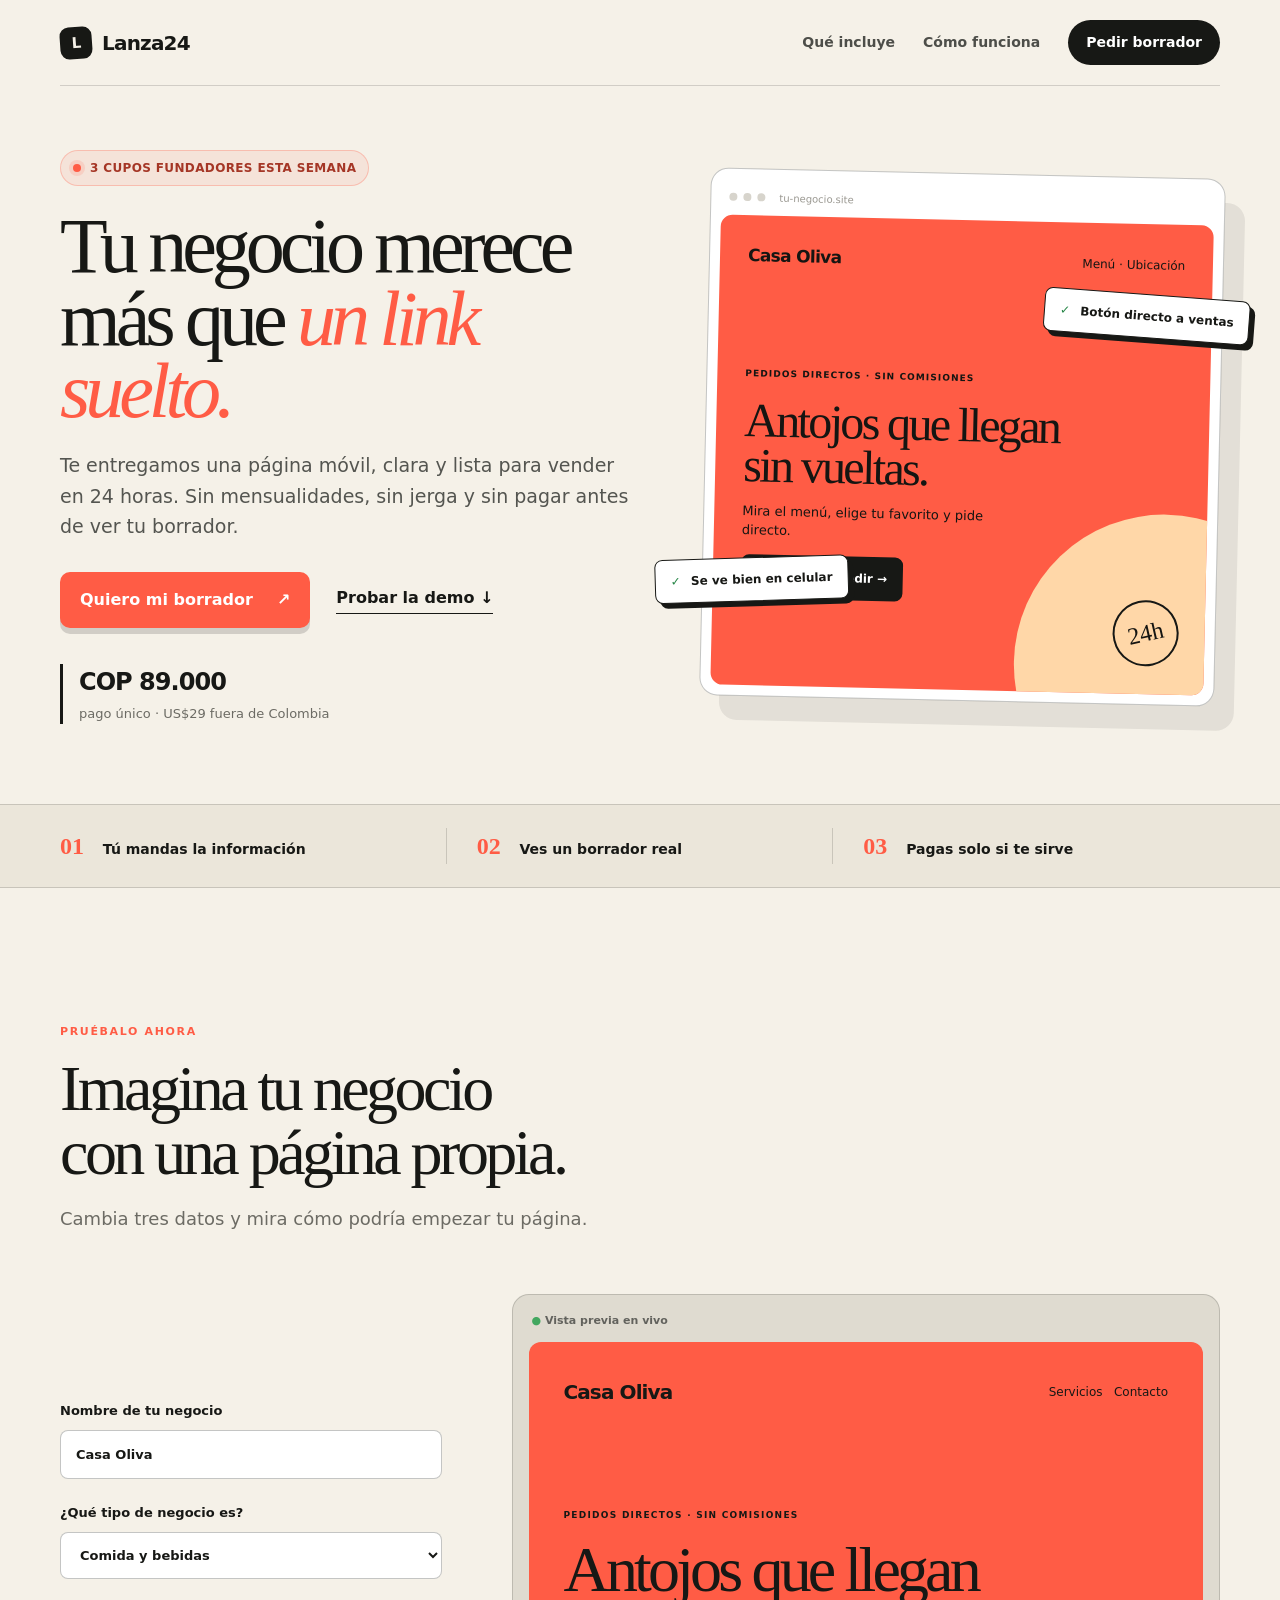
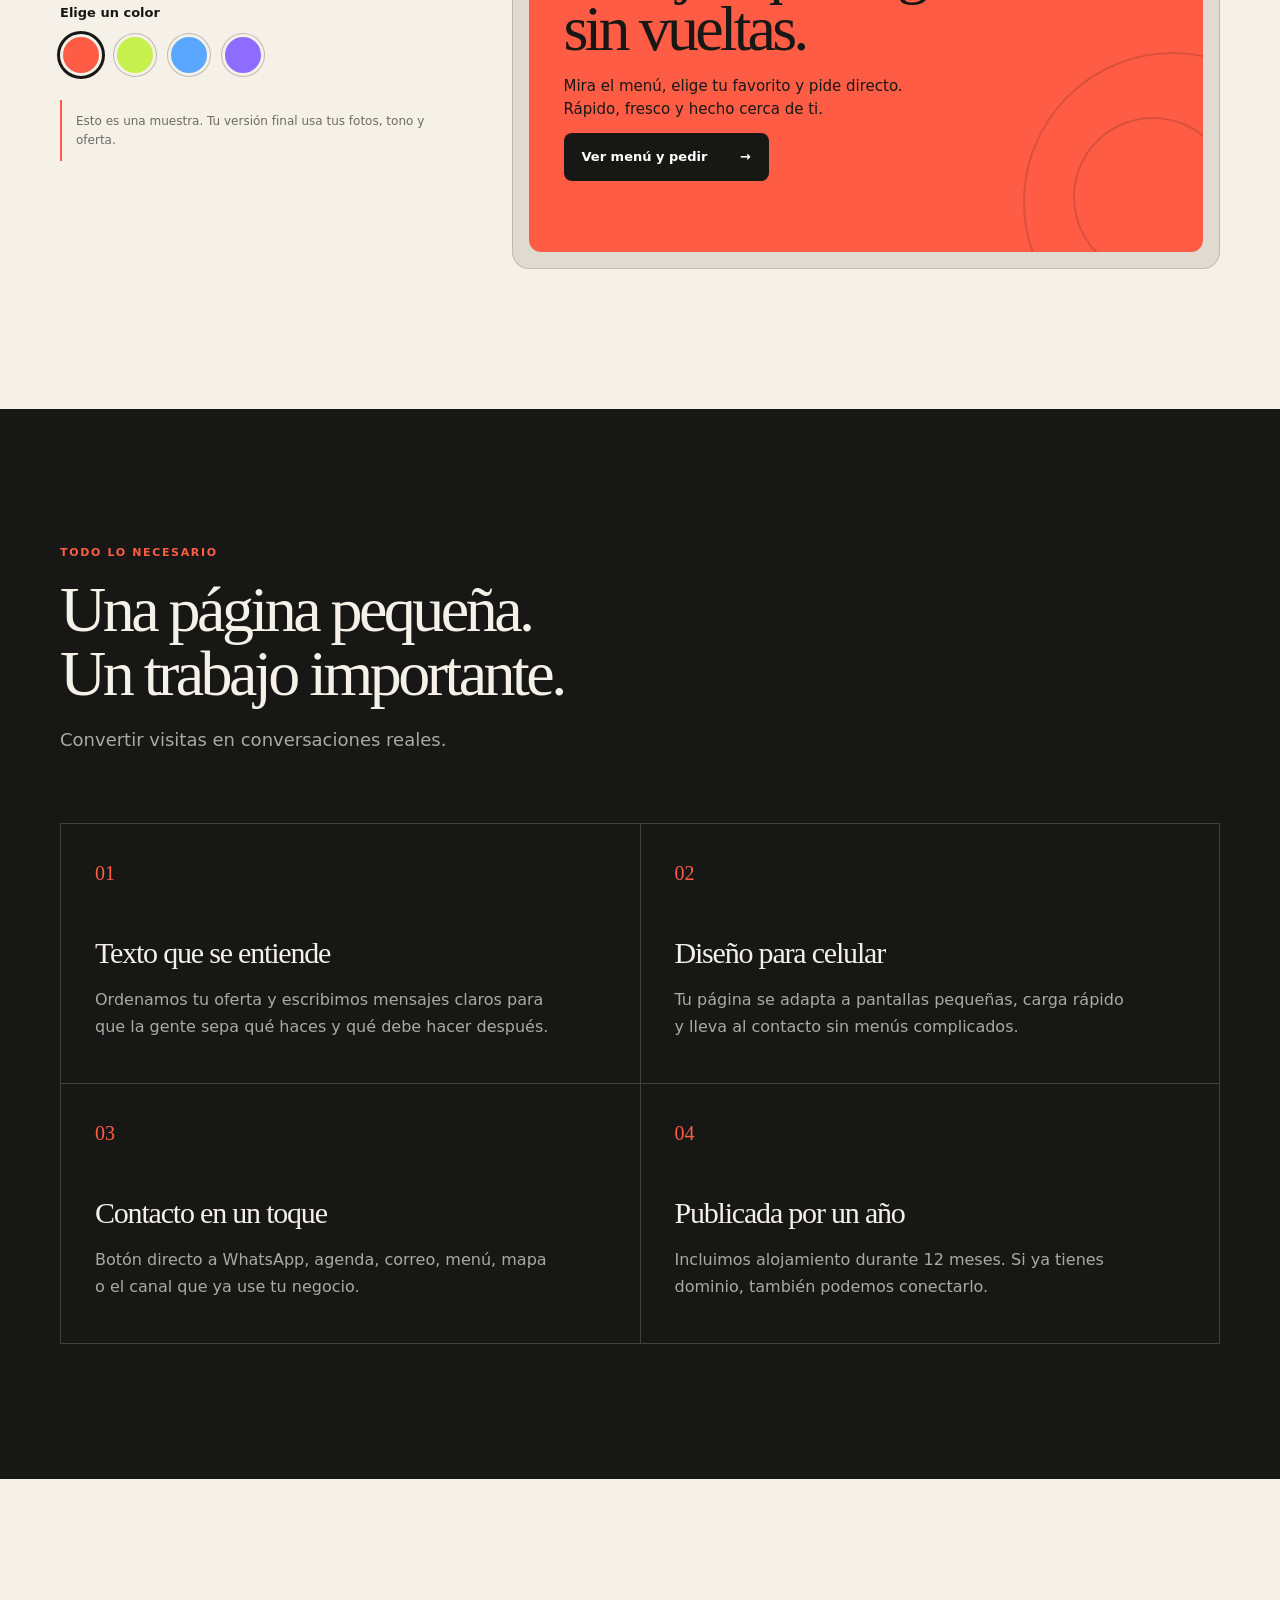
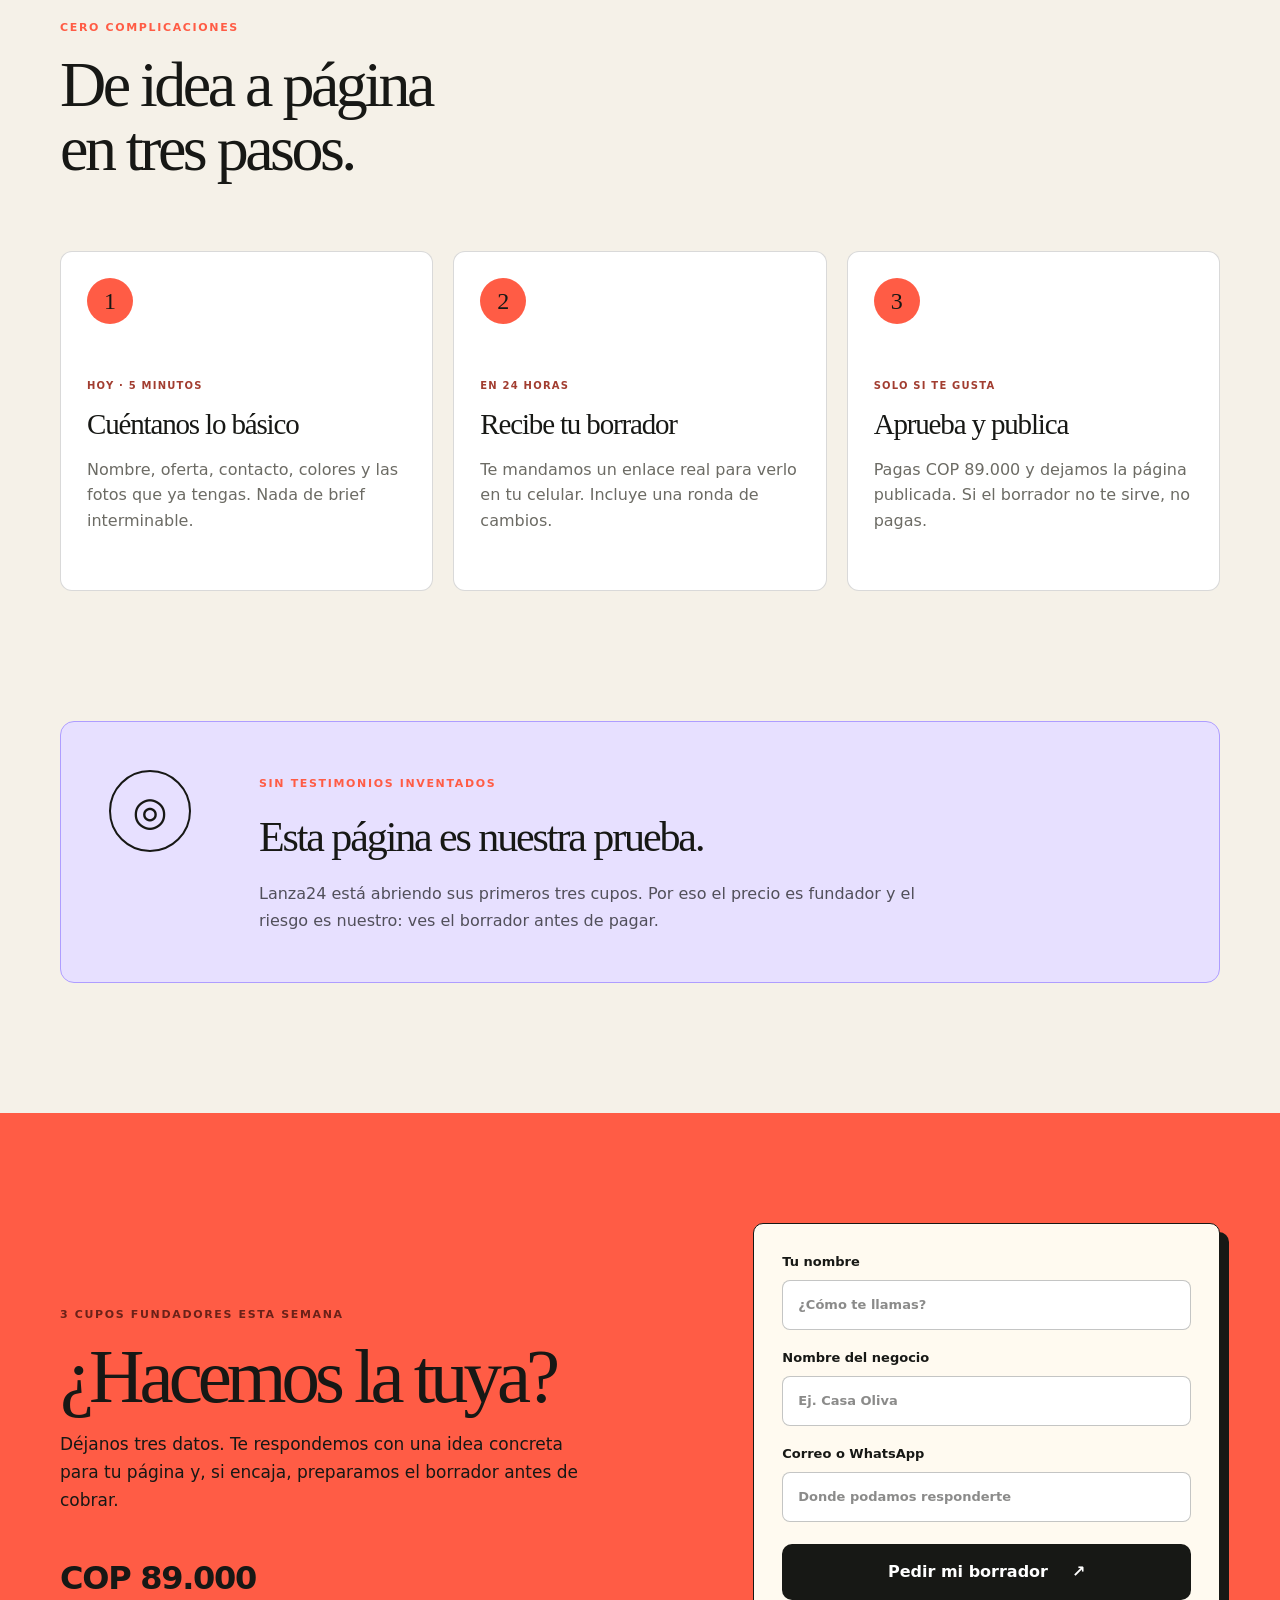
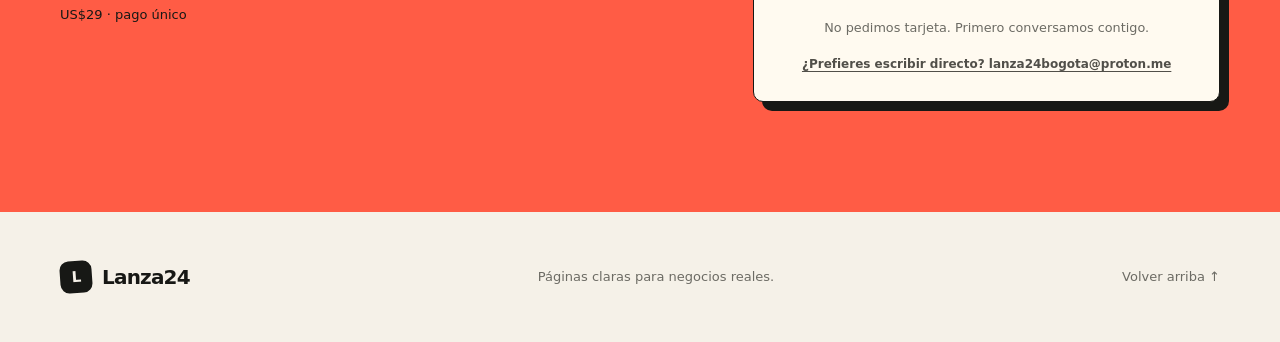
<file: index.html>
<!DOCTYPE html><html lang="es"><head><meta charSet="utf-8"/><meta name="viewport" content="width=device-width, initial-scale=1"/><link rel="stylesheet" href="/_next/static/chunks/164p7leoan7zj.css" data-precedence="next"/><link rel="preload" as="script" fetchPriority="low" href="/_next/static/chunks/0-t57aycj0uqz.js"/><script src="/_next/static/chunks/0jhhy4hnl.00e.js" async=""></script><script src="/_next/static/chunks/10mplx1qo1yfm.js" async=""></script><script src="/_next/static/chunks/turbopack-0hal_d3g2z985.js" async=""></script><script src="/_next/static/chunks/0os4r2b_q-rny.js" async=""></script><script src="/_next/static/chunks/0--.yc56rkhod.js" async=""></script><title>Lanza24 — Tu página de ventas en 24 horas</title><meta name="description" content="Páginas móviles claras para negocios locales. Borrador en 24 horas y pago solo si te sirve."/><meta property="og:title" content="Lanza24 — Tu página lista en 24 horas"/><meta property="og:description" content="Ves el borrador antes de pagar. COP 89.000, pago único."/><meta property="og:image" content="https://lanza24bogota.github.io/og.png"/><meta property="og:image:width" content="1732"/><meta property="og:image:height" content="910"/><meta property="og:image:alt" content="Lanza24: tu página lista en 24 horas"/><meta property="og:type" content="website"/><meta name="twitter:card" content="summary_large_image"/><meta name="twitter:title" content="Lanza24 — Tu página lista en 24 horas"/><meta name="twitter:description" content="Ves el borrador antes de pagar. COP 89.000, pago único."/><meta name="twitter:image" content="https://lanza24bogota.github.io/og.png"/><script src="/_next/static/chunks/03~yq9q893hmn.js" noModule=""></script></head><body><div hidden=""><!--$--><!--/$--></div><main><nav class="nav shell" aria-label="Navegación principal"><a class="brand" href="#inicio" aria-label="Lanza24, inicio"><span class="brand-mark">L</span><span>Lanza24</span></a><div class="nav-links"><a href="#incluye">Qué incluye</a><a href="#como-funciona">Cómo funciona</a><a class="nav-cta" href="#reservar">Pedir borrador</a></div></nav><section class="hero shell" id="inicio"><div class="hero-copy"><div class="status-pill"><span></span> 3 cupos fundadores esta semana</div><h1>Tu negocio merece más que <em>un link suelto.</em></h1><p class="hero-lede">Te entregamos una página móvil, clara y lista para vender en 24 horas. Sin mensualidades, sin jerga y sin pagar antes de ver tu borrador.</p><div class="hero-actions"><a class="button button-primary" href="#reservar">Quiero mi borrador <span>↗</span></a><a class="text-link" href="#demo">Probar la demo ↓</a></div><div class="price-line"><strong>COP 89.000</strong><span>pago único · US$29 fuera de Colombia</span></div></div><div class="hero-card" aria-label="Vista previa de una página creada por Lanza24"><div class="browser-top"><i></i><i></i><i></i><span>tu-negocio.site</span></div><div class="mini-site coral"><div class="mini-nav"><strong>Casa Oliva</strong><span>Menú · Ubicación</span></div><div class="mini-content"><small>PEDIDOS DIRECTOS · SIN COMISIONES</small><h2>Antojos que llegan sin vueltas.</h2><p>Mira el menú, elige tu favorito y pide directo.</p><button>Ver menú y pedir →</button></div><div class="mini-stamp">24h</div></div><div class="floating-note note-one"><b>✓</b> Se ve bien en celular</div><div class="floating-note note-two"><b>✓</b> Botón directo a ventas</div></div></section><section class="proof-strip"><div class="shell proof-grid"><p><b>01</b> Tú mandas la información</p><p><b>02</b> Ves un borrador real</p><p><b>03</b> Pagas solo si te sirve</p></div></section><section class="demo shell" id="demo"><div class="section-heading"><span class="kicker">PRUÉBALO AHORA</span><h2>Imagina tu negocio<br/>con una página propia.</h2><p>Cambia tres datos y mira cómo podría empezar tu página.</p></div><div class="demo-grid"><form class="demo-controls"><label>Nombre de tu negocio<input placeholder="Ej. Casa Oliva" value="Casa Oliva"/></label><label>¿Qué tipo de negocio es?<select><option value="comida" selected="">Comida y bebidas</option><option value="belleza">Belleza y bienestar</option><option value="profesional">Servicios profesionales</option><option value="clases">Clases y formación</option><option value="mascotas">Veterinaria y mascotas</option></select></label><fieldset><legend>Elige un color</legend><div class="swatches"><button type="button" class="swatch coral active" aria-label="Usar color Coral" aria-pressed="true"></button><button type="button" class="swatch lime " aria-label="Usar color Lima" aria-pressed="false"></button><button type="button" class="swatch blue " aria-label="Usar color Azul" aria-pressed="false"></button><button type="button" class="swatch violet " aria-label="Usar color Violeta" aria-pressed="false"></button></div></fieldset><p class="demo-hint">Esto es una muestra. Tu versión final usa tus fotos, tono y oferta.</p></form><div class="live-preview-wrap"><div class="live-label"><span>●</span> Vista previa en vivo</div><div class="live-preview coral"><div class="live-nav"><strong>Casa Oliva</strong><span>Servicios   Contacto</span></div><div class="live-body"><small>Pedidos directos · sin comisiones</small><h3>Antojos que llegan sin vueltas.</h3><p>Mira el menú, elige tu favorito y pide directo. Rápido, fresco y hecho cerca de ti.</p><button>Ver menú y pedir<!-- --> <span>→</span></button></div><div class="live-shape shape-one"></div><div class="live-shape shape-two"></div></div></div></div></section><section class="included" id="incluye"><div class="shell included-inner"><div class="section-heading light"><span class="kicker">TODO LO NECESARIO</span><h2>Una página pequeña.<br/>Un trabajo importante.</h2><p>Convertir visitas en conversaciones reales.</p></div><div class="feature-grid"><article><span>01</span><h3>Texto que se entiende</h3><p>Ordenamos tu oferta y escribimos mensajes claros para que la gente sepa qué haces y qué debe hacer después.</p></article><article><span>02</span><h3>Diseño para celular</h3><p>Tu página se adapta a pantallas pequeñas, carga rápido y lleva al contacto sin menús complicados.</p></article><article><span>03</span><h3>Contacto en un toque</h3><p>Botón directo a WhatsApp, agenda, correo, menú, mapa o el canal que ya use tu negocio.</p></article><article><span>04</span><h3>Publicada por un año</h3><p>Incluimos alojamiento durante 12 meses. Si ya tienes dominio, también podemos conectarlo.</p></article></div></div></section><section class="process shell" id="como-funciona"><div class="section-heading compact"><span class="kicker">CERO COMPLICACIONES</span><h2>De idea a página<br/>en tres pasos.</h2></div><div class="steps"><article><div>1</div><span>HOY · 5 MINUTOS</span><h3>Cuéntanos lo básico</h3><p>Nombre, oferta, contacto, colores y las fotos que ya tengas. Nada de brief interminable.</p></article><article><div>2</div><span>EN 24 HORAS</span><h3>Recibe tu borrador</h3><p>Te mandamos un enlace real para verlo en tu celular. Incluye una ronda de cambios.</p></article><article><div>3</div><span>SOLO SI TE GUSTA</span><h3>Aprueba y publica</h3><p>Pagas COP 89.000 y dejamos la página publicada. Si el borrador no te sirve, no pagas.</p></article></div></section><section class="honesty shell"><div class="honesty-card"><span class="honesty-icon">◎</span><div><span class="kicker">SIN TESTIMONIOS INVENTADOS</span><h2>Esta página es nuestra prueba.</h2><p>Lanza24 está abriendo sus primeros tres cupos. Por eso el precio es fundador y el riesgo es nuestro: ves el borrador antes de pagar.</p></div></div></section><section class="reserve" id="reservar"><div class="shell reserve-grid"><div><span class="kicker">3 CUPOS FUNDADORES ESTA SEMANA</span><h2>¿Hacemos la tuya?</h2><p>Déjanos tres datos. Te respondemos con una idea concreta para tu página y, si encaja, preparamos el borrador antes de cobrar.</p><div class="reserve-price"><strong>COP 89.000</strong><span>US$29 · pago único</span></div></div><form class="request-form"><label>Tu nombre<input required="" placeholder="¿Cómo te llamas?" name="name"/></label><label>Nombre del negocio<input required="" placeholder="Ej. Casa Oliva" name="business"/></label><label>Correo o WhatsApp<input required="" placeholder="Donde podamos responderte" name="contact"/></label><button class="button button-dark" type="submit">Pedir mi borrador <span>↗</span></button><small>No pedimos tarjeta. Primero conversamos contigo.</small><a class="email-fallback" href="mailto:lanza24bogota@proton.me?subject=Quiero%20un%20borrador%20de%20Lanza24">¿Prefieres escribir directo? lanza24bogota@proton.me</a></form></div></section><footer class="footer shell"><a class="brand" href="#inicio"><span class="brand-mark">L</span><span>Lanza24</span></a><p>Páginas claras para negocios reales.</p><a href="#inicio">Volver arriba ↑</a></footer></main><!--$--><!--/$--><script src="/_next/static/chunks/0-t57aycj0uqz.js" id="_R_" async=""></script><script>(self.__next_f=self.__next_f||[]).push([0])</script><script>self.__next_f.push([1,"1:\"$Sreact.fragment\"\n2:I[28270,[\"/_next/static/chunks/0os4r2b_q-rny.js\"],\"default\"]\n3:I[7640,[\"/_next/static/chunks/0os4r2b_q-rny.js\"],\"default\"]\n4:I[22789,[\"/_next/static/chunks/0os4r2b_q-rny.js\"],\"ClientPageRoot\"]\n5:I[31713,[\"/_next/static/chunks/0os4r2b_q-rny.js\",\"/_next/static/chunks/0--.yc56rkhod.js\"],\"default\"]\n8:I[84080,[\"/_next/static/chunks/0os4r2b_q-rny.js\"],\"OutletBoundary\"]\n9:\"$Sreact.suspense\"\nb:I[84080,[\"/_next/static/chunks/0os4r2b_q-rny.js\"],\"ViewportBoundary\"]\nd:I[84080,[\"/_next/static/chunks/0os4r2b_q-rny.js\"],\"MetadataBoundary\"]\nf:I[48574,[\"/_next/static/chunks/0os4r2b_q-rny.js\"],\"default\",1]\n:HL[\"/_next/static/chunks/164p7leoan7zj.css\",\"style\"]\n"])</script><script>self.__next_f.push([1,"0:{\"P\":null,\"c\":[\"\",\"\"],\"q\":\"\",\"i\":false,\"f\":[[[\"\",{\"children\":[\"__PAGE__\",{}]},\"$undefined\",\"$undefined\",16],[[\"$\",\"$1\",\"c\",{\"children\":[[[\"$\",\"link\",\"0\",{\"rel\":\"stylesheet\",\"href\":\"/_next/static/chunks/164p7leoan7zj.css\",\"precedence\":\"next\",\"crossOrigin\":\"$undefined\",\"nonce\":\"$undefined\"}],[\"$\",\"script\",\"script-0\",{\"src\":\"/_next/static/chunks/0os4r2b_q-rny.js\",\"async\":true,\"nonce\":\"$undefined\"}]],[\"$\",\"html\",null,{\"lang\":\"es\",\"children\":[\"$\",\"body\",null,{\"children\":[\"$\",\"$L2\",null,{\"parallelRouterKey\":\"children\",\"error\":\"$undefined\",\"errorStyles\":\"$undefined\",\"errorScripts\":\"$undefined\",\"template\":[\"$\",\"$L3\",null,{}],\"templateStyles\":\"$undefined\",\"templateScripts\":\"$undefined\",\"notFound\":[[[\"$\",\"title\",null,{\"children\":\"404: This page could not be found.\"}],[\"$\",\"div\",null,{\"style\":{\"fontFamily\":\"system-ui,\\\"Segoe UI\\\",Roboto,Helvetica,Arial,sans-serif,\\\"Apple Color Emoji\\\",\\\"Segoe UI Emoji\\\"\",\"height\":\"100vh\",\"textAlign\":\"center\",\"display\":\"flex\",\"flexDirection\":\"column\",\"alignItems\":\"center\",\"justifyContent\":\"center\"},\"children\":[\"$\",\"div\",null,{\"children\":[[\"$\",\"style\",null,{\"dangerouslySetInnerHTML\":{\"__html\":\"body{color:#000;background:#fff;margin:0}.next-error-h1{border-right:1px solid rgba(0,0,0,.3)}@media (prefers-color-scheme:dark){body{color:#fff;background:#000}.next-error-h1{border-right:1px solid rgba(255,255,255,.3)}}\"}}],[\"$\",\"h1\",null,{\"className\":\"next-error-h1\",\"style\":{\"display\":\"inline-block\",\"margin\":\"0 20px 0 0\",\"padding\":\"0 23px 0 0\",\"fontSize\":24,\"fontWeight\":500,\"verticalAlign\":\"top\",\"lineHeight\":\"49px\"},\"children\":404}],[\"$\",\"div\",null,{\"style\":{\"display\":\"inline-block\"},\"children\":[\"$\",\"h2\",null,{\"style\":{\"fontSize\":14,\"fontWeight\":400,\"lineHeight\":\"49px\",\"margin\":0},\"children\":\"This page could not be found.\"}]}]]}]}]],[]],\"forbidden\":\"$undefined\",\"unauthorized\":\"$undefined\"}]}]}]]}],{\"children\":[[\"$\",\"$1\",\"c\",{\"children\":[[\"$\",\"$L4\",null,{\"Component\":\"$5\",\"serverProvidedParams\":{\"searchParams\":{},\"params\":{},\"promises\":[\"$@6\",\"$@7\"]}}],[[\"$\",\"script\",\"script-0\",{\"src\":\"/_next/static/chunks/0--.yc56rkhod.js\",\"async\":true,\"nonce\":\"$undefined\"}]],[\"$\",\"$L8\",null,{\"children\":[\"$\",\"$9\",null,{\"name\":\"Next.MetadataOutlet\",\"children\":\"$@a\"}]}]]}],{},null,false,null]},null,false,null],[\"$\",\"$1\",\"h\",{\"children\":[null,[\"$\",\"$Lb\",null,{\"children\":\"$Lc\"}],[\"$\",\"div\",null,{\"hidden\":true,\"children\":[\"$\",\"$Ld\",null,{\"children\":[\"$\",\"$9\",null,{\"name\":\"Next.Metadata\",\"children\":\"$Le\"}]}]}],null]}],false]],\"m\":\"$undefined\",\"G\":[\"$f\",[[\"$\",\"link\",\"0\",{\"rel\":\"stylesheet\",\"href\":\"/_next/static/chunks/164p7leoan7zj.css\",\"precedence\":\"next\",\"crossOrigin\":\"$undefined\",\"nonce\":\"$undefined\"}]]],\"S\":true,\"h\":null,\"s\":\"$undefined\",\"l\":\"$undefined\",\"p\":\"$undefined\",\"d\":\"$undefined\",\"b\":\"rUGqqbnGpPQqVJ-XLcXr6\"}\n"])</script><script>self.__next_f.push([1,"6:{}\n7:\"$0:f:0:1:1:children:0:props:children:0:props:serverProvidedParams:params\"\n"])</script><script>self.__next_f.push([1,"c:[[\"$\",\"meta\",\"0\",{\"charSet\":\"utf-8\"}],[\"$\",\"meta\",\"1\",{\"name\":\"viewport\",\"content\":\"width=device-width, initial-scale=1\"}]]\n"])</script><script>self.__next_f.push([1,"a:null\ne:[[\"$\",\"title\",\"0\",{\"children\":\"Lanza24 — Tu página de ventas en 24 horas\"}],[\"$\",\"meta\",\"1\",{\"name\":\"description\",\"content\":\"Páginas móviles claras para negocios locales. Borrador en 24 horas y pago solo si te sirve.\"}],[\"$\",\"meta\",\"2\",{\"property\":\"og:title\",\"content\":\"Lanza24 — Tu página lista en 24 horas\"}],[\"$\",\"meta\",\"3\",{\"property\":\"og:description\",\"content\":\"Ves el borrador antes de pagar. COP 89.000, pago único.\"}],[\"$\",\"meta\",\"4\",{\"property\":\"og:image\",\"content\":\"https://lanza24bogota.github.io/og.png\"}],[\"$\",\"meta\",\"5\",{\"property\":\"og:image:width\",\"content\":\"1732\"}],[\"$\",\"meta\",\"6\",{\"property\":\"og:image:height\",\"content\":\"910\"}],[\"$\",\"meta\",\"7\",{\"property\":\"og:image:alt\",\"content\":\"Lanza24: tu página lista en 24 horas\"}],[\"$\",\"meta\",\"8\",{\"property\":\"og:type\",\"content\":\"website\"}],[\"$\",\"meta\",\"9\",{\"name\":\"twitter:card\",\"content\":\"summary_large_image\"}],[\"$\",\"meta\",\"10\",{\"name\":\"twitter:title\",\"content\":\"Lanza24 — Tu página lista en 24 horas\"}],[\"$\",\"meta\",\"11\",{\"name\":\"twitter:description\",\"content\":\"Ves el borrador antes de pagar. COP 89.000, pago único.\"}],[\"$\",\"meta\",\"12\",{\"name\":\"twitter:image\",\"content\":\"https://lanza24bogota.github.io/og.png\"}]]\n"])</script></body></html>
</file>
<file: _next/static/chunks/164p7leoan7zj.css>
@layer theme{:root,:host{--font-sans:ui-sans-serif, system-ui, sans-serif, "Apple Color Emoji", "Segoe UI Emoji", "Segoe UI Symbol", "Noto Color Emoji";--font-mono:ui-monospace, SFMono-Regular, Menlo, Monaco, Consolas, "Liberation Mono", "Courier New", monospace;--spacing:.25rem;--default-font-family:var(--font-sans);--default-mono-font-family:var(--font-mono)}}@layer base{*,:after,:before,::backdrop{box-sizing:border-box;border:0 solid;margin:0;padding:0}::file-selector-button{box-sizing:border-box;border:0 solid;margin:0;padding:0}html,:host{-webkit-text-size-adjust:100%;tab-size:4;line-height:1.5;font-family:var(--default-font-family,ui-sans-serif, system-ui, sans-serif, "Apple Color Emoji", "Segoe UI Emoji", "Segoe UI Symbol", "Noto Color Emoji");font-feature-settings:var(--default-font-feature-settings,normal);font-variation-settings:var(--default-font-variation-settings,normal);-webkit-tap-highlight-color:transparent}hr{height:0;color:inherit;border-top-width:1px}abbr:where([title]){-webkit-text-decoration:underline dotted;text-decoration:underline dotted}h1,h2,h3,h4,h5,h6{font-size:inherit;font-weight:inherit}a{color:inherit;-webkit-text-decoration:inherit;-webkit-text-decoration:inherit;-webkit-text-decoration:inherit;-webkit-text-decoration:inherit;text-decoration:inherit}b,strong{font-weight:bolder}code,kbd,samp,pre{font-family:var(--default-mono-font-family,ui-monospace, SFMono-Regular, Menlo, Monaco, Consolas, "Liberation Mono", "Courier New", monospace);font-feature-settings:var(--default-mono-font-feature-settings,normal);font-variation-settings:var(--default-mono-font-variation-settings,normal);font-size:1em}small{font-size:80%}sub,sup{vertical-align:baseline;font-size:75%;line-height:0;position:relative}sub{bottom:-.25em}sup{top:-.5em}table{text-indent:0;border-color:inherit;border-collapse:collapse}:-moz-focusring{outline:auto}progress{vertical-align:baseline}summary{display:list-item}ol,ul,menu{list-style:none}img,svg,video,canvas,audio,iframe,embed,object{vertical-align:middle;display:block}img,video{max-width:100%;height:auto}button,input,select,optgroup,textarea{font:inherit;font-feature-settings:inherit;font-variation-settings:inherit;letter-spacing:inherit;color:inherit;opacity:1;background-color:#0000;border-radius:0}::file-selector-button{font:inherit;font-feature-settings:inherit;font-variation-settings:inherit;letter-spacing:inherit;color:inherit;opacity:1;background-color:#0000;border-radius:0}:where(select:is([multiple],[size])) optgroup{font-weight:bolder}:where(select:is([multiple],[size])) optgroup option{padding-inline-start:20px}::file-selector-button{margin-inline-end:4px}::placeholder{opacity:1}@supports (not ((-webkit-appearance:-apple-pay-button))) or (contain-intrinsic-size:1px){::placeholder{color:currentColor}@supports (color:color-mix(in lab, red, red)){::placeholder{color:color-mix(in oklab, currentcolor 50%, transparent)}}}textarea{resize:vertical}::-webkit-search-decoration{-webkit-appearance:none}::-webkit-date-and-time-value{min-height:1lh;text-align:inherit}::-webkit-datetime-edit{display:inline-flex}::-webkit-datetime-edit-fields-wrapper{padding:0}::-webkit-datetime-edit{padding-block:0}::-webkit-datetime-edit-year-field{padding-block:0}::-webkit-datetime-edit-month-field{padding-block:0}::-webkit-datetime-edit-day-field{padding-block:0}::-webkit-datetime-edit-hour-field{padding-block:0}::-webkit-datetime-edit-minute-field{padding-block:0}::-webkit-datetime-edit-second-field{padding-block:0}::-webkit-datetime-edit-millisecond-field{padding-block:0}::-webkit-datetime-edit-meridiem-field{padding-block:0}::-webkit-calendar-picker-indicator{line-height:1}:-moz-ui-invalid{box-shadow:none}button,input:where([type=button],[type=reset],[type=submit]){appearance:button}::file-selector-button{appearance:button}::-webkit-inner-spin-button{height:auto}::-webkit-outer-spin-button{height:auto}[hidden]:where(:not([hidden=until-found])){display:none!important}}@layer components;@layer utilities{.relative{position:relative}.static{position:static}.start{inset-inline-start:var(--spacing)}.table{display:table}}:root{--ink:#171815;--paper:#f5f1e8;--cream:#fffaf0;--coral:#ff5c45;--lime:#c6f04e;--blue:#5ba7ff;--violet:#8d6cff;--muted:#6c6b64;--line:#17181529}*{box-sizing:border-box}html{scroll-behavior:smooth}body{background:var(--paper);color:var(--ink);-webkit-font-smoothing:antialiased;margin:0;font-family:Inter,ui-sans-serif,system-ui,-apple-system,BlinkMacSystemFont,Segoe UI,sans-serif}a{color:inherit;text-decoration:none}button,input,select{font:inherit}button{color:inherit}.shell{width:min(1160px,100% - 40px);margin:0 auto}.nav{border-bottom:1px solid var(--line);justify-content:space-between;align-items:center;height:86px;display:flex}.brand{letter-spacing:-.04em;align-items:center;gap:10px;font-size:20px;font-weight:850;display:inline-flex}.brand-mark{background:var(--ink);width:32px;height:32px;color:var(--paper);border-radius:9px;place-items:center;font-size:15px;display:grid;transform:rotate(-4deg)}.nav-links{align-items:center;gap:28px;font-size:14px;font-weight:650;display:flex}.nav-links>a:not(.nav-cta){color:#4d4e49}.nav-links>a:hover{color:var(--coral)}.nav-cta{background:var(--ink);color:#fff;border-radius:999px;padding:12px 18px}.hero{grid-template-columns:1fr .9fr;align-items:center;gap:72px;min-height:685px;padding-top:64px;padding-bottom:80px;display:grid}.status-pill{color:#a53626;letter-spacing:.03em;text-transform:uppercase;background:#ff5c4517;border:1px solid #ff5c4547;border-radius:99px;align-items:center;gap:9px;padding:8px 12px;font-size:12px;font-weight:800;display:inline-flex}.status-pill span{background:var(--coral);border-radius:50%;width:8px;height:8px;box-shadow:0 0 0 4px #ff5c4526}.hero h1{letter-spacing:-.065em;max-width:700px;margin:24px 0 22px;font-family:Georgia,Times New Roman,serif;font-size:clamp(54px,6.1vw,86px);font-weight:500;line-height:.93}.hero h1 em{color:var(--coral);font-weight:inherit}.hero-lede{color:#545550;max-width:610px;font-size:19px;line-height:1.62}.hero-actions{align-items:center;gap:26px;margin-top:30px;display:flex}.button{cursor:pointer;border:0;border-radius:10px;justify-content:center;align-items:center;gap:24px;padding:16px 20px;font-weight:800;transition:transform .18s,box-shadow .18s;display:inline-flex;box-shadow:0 6px #17181529}.button:hover{transform:translateY(-2px);box-shadow:0 8px #1718152e}.button-primary{background:var(--coral);color:#fff}.text-link{border-bottom:1px solid var(--ink);padding-bottom:3px;font-weight:750}.price-line{border-left:3px solid var(--ink);flex-direction:column;gap:4px;margin-top:36px;padding-left:16px;display:flex}.price-line strong{letter-spacing:-.04em;font-size:24px}.price-line span{color:var(--muted);font-size:13px}.hero-card{background:#fff;border:1px solid #17181540;border-radius:18px;padding:10px;position:relative;transform:rotate(1.3deg);box-shadow:20px 24px #17181514}.browser-top{align-items:center;gap:6px;height:36px;padding:0 8px;display:flex}.browser-top i{background:#d7d4cc;border-radius:50%;width:8px;height:8px}.browser-top span{color:#9a9891;margin-left:8px;font-size:10px}.mini-site{background:var(--coral);color:#151512;border-radius:12px;min-height:470px;padding:28px;position:relative;overflow:hidden}.mini-site:after{content:"";background:#ffd7a8;border-radius:50%;width:300px;height:300px;position:absolute;bottom:-120px;right:-110px}.mini-nav{justify-content:space-between;align-items:center;font-size:12px;display:flex}.mini-nav strong{letter-spacing:-.04em;font-size:17px}.mini-content{z-index:1;max-width:340px;margin-top:90px;position:relative}.mini-content small{letter-spacing:.12em;font-size:9px;font-weight:900}.mini-content h2{letter-spacing:-.055em;margin:14px 0;font-family:Georgia,serif;font-size:48px;font-weight:500;line-height:.94}.mini-content p{max-width:250px;font-size:13px;line-height:1.5}.mini-content button{background:var(--ink);color:#fff;border:0;border-radius:8px;margin-top:14px;padding:13px 16px;font-size:12px;font-weight:750}.mini-stamp{z-index:2;border:2px solid var(--ink);border-radius:50%;place-items:center;width:66px;height:66px;font-family:Georgia,serif;font-size:24px;display:grid;position:absolute;bottom:28px;right:26px;transform:rotate(-14deg)}.floating-note{z-index:4;border:1px solid var(--ink);box-shadow:5px 5px 0 var(--ink);background:#fff;border-radius:8px;padding:12px 15px;font-size:12px;font-weight:750;position:absolute;transform:rotate(-3deg)}.floating-note b{color:#278647;margin-right:6px}.note-one{bottom:94px;left:-48px}.note-two{top:116px;right:-28px;transform:rotate(3deg)}.proof-strip{border-top:1px solid var(--line);border-bottom:1px solid var(--line);background:#ebe6da}.proof-grid{grid-template-columns:repeat(3,1fr);align-items:center;min-height:82px;display:grid}.proof-grid p{border-right:1px solid var(--line);margin:0;padding:0 30px;font-size:14px;font-weight:720}.proof-grid p:first-child{padding-left:0}.proof-grid p:last-child{border:0}.proof-grid b{color:var(--coral);margin-right:14px;font-family:Georgia,serif;font-size:24px}.demo{padding-top:130px;padding-bottom:140px}.section-heading{max-width:670px}.section-heading h2{letter-spacing:-.055em;margin:15px 0 20px;font-family:Georgia,serif;font-size:clamp(45px,5vw,68px);font-weight:500;line-height:1}.section-heading>p{color:var(--muted);font-size:18px}.kicker{letter-spacing:.15em;color:var(--coral);font-size:11px;font-weight:900}.demo-grid{grid-template-columns:.7fr 1.3fr;align-items:center;gap:70px;margin-top:62px;display:grid}.demo-controls{flex-direction:column;gap:24px;display:flex}.demo-controls label,.request-form label{flex-direction:column;gap:9px;font-size:13px;font-weight:800;display:flex}.demo-controls input,.demo-controls select,.request-form input{background:#fff;border:1px solid #17181540;border-radius:8px;outline:none;width:100%;padding:14px 15px}.demo-controls input:focus,.demo-controls select:focus,.request-form input:focus{border-color:var(--coral);box-shadow:0 0 0 3px #ff5c451f}.demo-controls fieldset{border:0;margin:0;padding:0}.demo-controls legend{margin-bottom:12px;font-size:13px;font-weight:800}.swatches{gap:12px;display:flex}.swatch{border:3px solid var(--paper);cursor:pointer;border-radius:50%;width:42px;height:42px;box-shadow:0 0 0 1px #17181540}.swatch.active{box-shadow:0 0 0 3px var(--ink)}.swatch.coral{background:var(--coral)}.swatch.lime{background:var(--lime)}.swatch.blue{background:var(--blue)}.swatch.violet{background:var(--violet)}.demo-hint{color:var(--muted);border-left:2px solid var(--coral);padding:12px 14px;font-size:12px;line-height:1.55}.live-preview-wrap{background:#dfdbd0;border:1px solid #1718152b;border-radius:17px;padding:16px}.live-label{color:#62625d;padding:2px 3px 13px;font-size:11px;font-weight:800}.live-label span{color:#42a75f}.live-preview{background:var(--coral);border-radius:12px;min-height:510px;padding:35px;transition:background .25s;position:relative;overflow:hidden}.live-preview.lime{background:var(--lime)}.live-preview.blue{background:var(--blue)}.live-preview.violet{background:var(--violet)}.live-nav{z-index:2;justify-content:space-between;align-items:center;font-size:12px;display:flex;position:relative}.live-nav strong{letter-spacing:-.045em;font-size:20px}.live-body{z-index:2;max-width:470px;margin-top:94px;position:relative}.live-body small{letter-spacing:.14em;text-transform:uppercase;font-size:9px;font-weight:900}.live-body h3{letter-spacing:-.06em;margin:16px 0;font-family:Georgia,serif;font-size:clamp(48px,5vw,66px);font-weight:500;line-height:.92}.live-body p{max-width:390px;font-size:15px;line-height:1.55}.live-body button{background:var(--ink);color:#fff;border:0;border-radius:8px;margin-top:12px;padding:14px 18px;font-size:13px;font-weight:800}.live-body button span{margin-left:28px}.live-shape{border:2px solid var(--ink);opacity:.16;border-radius:50%;position:absolute}.shape-one{width:300px;height:300px;bottom:-100px;right:-120px}.shape-two{width:160px;height:160px;bottom:-25px;right:-30px}.included{background:var(--ink);color:var(--paper)}.included-inner{padding-top:130px;padding-bottom:135px}.section-heading.light p{color:#aaa9a3}.feature-grid{border-top:1px solid #ffffff2e;border-left:1px solid #ffffff2e;grid-template-columns:repeat(2,1fr);margin-top:70px;display:grid}.feature-grid article{border-bottom:1px solid #ffffff2e;border-right:1px solid #ffffff2e;min-height:260px;padding:34px}.feature-grid article>span{color:var(--coral);font-family:Georgia,serif;font-size:20px}.feature-grid h3{letter-spacing:-.04em;margin:42px 0 12px;font-family:Georgia,serif;font-size:30px;font-weight:500}.feature-grid p{color:#aaa9a3;max-width:460px;margin:0;line-height:1.65}.process{padding-top:135px;padding-bottom:130px}.section-heading.compact{max-width:560px}.steps{grid-template-columns:repeat(3,1fr);gap:20px;margin-top:70px;display:grid}.steps article{border:1px solid var(--line);background:#fff;border-radius:12px;min-height:340px;padding:26px}.steps article>div{background:var(--coral);border-radius:50%;place-items:center;width:46px;height:46px;font-family:Georgia,serif;font-size:24px;display:grid}.steps article>span{letter-spacing:.12em;color:#a23d30;margin-top:54px;font-size:10px;font-weight:900;display:block}.steps h3{letter-spacing:-.04em;margin:10px 0;font-family:Georgia,serif;font-size:29px;font-weight:500}.steps p{color:var(--muted);margin:0;line-height:1.6}.honesty{padding-bottom:130px}.honesty-card{background:#e7e0ff;border:1px solid #ae9dff;border-radius:14px;grid-template-columns:120px 1fr;align-items:start;gap:30px;padding:48px;display:grid}.honesty-icon{border:2px solid var(--ink);border-radius:50%;place-items:center;width:82px;height:82px;font-size:40px;display:grid}.honesty-card h2{letter-spacing:-.05em;margin:12px 0;font-family:Georgia,serif;font-size:42px;font-weight:500}.honesty-card p{color:#514f5a;max-width:700px;line-height:1.65}.reserve{background:var(--coral)}.reserve-grid{grid-template-columns:1fr .8fr;align-items:center;gap:110px;padding-top:110px;padding-bottom:110px;display:grid}.reserve .kicker{color:#6b2118}.reserve h2{letter-spacing:-.065em;margin:16px 0;font-family:Georgia,serif;font-size:clamp(54px,6vw,84px);font-weight:500;line-height:.95}.reserve-grid>div>p{max-width:520px;font-size:17px;line-height:1.65}.reserve-price{flex-direction:column;gap:3px;margin-top:40px;display:flex}.reserve-price strong{letter-spacing:-.04em;font-size:32px}.reserve-price span{font-size:13px}.request-form{background:var(--cream);border:1px solid var(--ink);box-shadow:9px 9px 0 var(--ink);border-radius:10px;flex-direction:column;gap:18px;padding:28px;display:flex}.button-dark{background:var(--ink);color:#fff;width:100%;box-shadow:none;margin-top:4px}.request-form small{text-align:center;color:var(--muted)}.email-fallback{color:#514f49;text-align:center;text-underline-offset:3px;font-size:12px;font-weight:750;text-decoration:underline}.email-fallback:hover{color:var(--coral)}.form-success{background:#e4f4c2;border:1px solid #85a849;border-radius:7px;padding:12px;font-size:12px;line-height:1.45}.form-success b{display:block}.footer{justify-content:space-between;align-items:center;min-height:130px;display:flex}.footer p,.footer>a:last-child{color:var(--muted);font-size:13px}@media (max-width:900px){.nav-links>a:not(.nav-cta){display:none}.hero{grid-template-columns:1fr;gap:70px}.hero-copy{padding-top:20px}.hero-card{max-width:620px;margin:0 auto}.demo-grid{grid-template-columns:1fr}.demo-controls{grid-template-columns:1fr 1fr;display:grid}.demo-hint{grid-column:1/-1}.reserve-grid{grid-template-columns:1fr;gap:55px}.note-one{left:-10px}.note-two{right:-10px}}@media (max-width:640px){.shell{width:min(100% - 26px,1160px)}.nav{height:72px}.nav-cta{padding:10px 14px}.hero{min-height:auto;padding-top:55px;padding-bottom:75px}.hero h1{font-size:54px}.hero-lede{font-size:17px}.hero-actions{flex-direction:column;align-items:flex-start;gap:18px}.hero-card{width:calc(100% - 8px);box-shadow:10px 12px #17181514}.mini-site{min-height:400px;padding:22px}.mini-content{margin-top:70px}.mini-content h2{font-size:39px}.floating-note{display:none}.proof-grid{grid-template-columns:1fr;padding:12px 0}.proof-grid p,.proof-grid p:first-child{border:0;padding:9px 0}.demo,.process,.included-inner{padding-top:90px;padding-bottom:95px}.section-heading h2{font-size:45px}.demo-grid{gap:42px;margin-top:44px}.demo-controls{display:flex}.live-preview{min-height:430px;padding:24px}.live-body{margin-top:74px}.live-body h3{font-size:46px}.feature-grid,.steps{grid-template-columns:1fr}.feature-grid article{min-height:235px;padding:26px}.honesty{padding-bottom:90px}.honesty-card{grid-template-columns:1fr;padding:30px 24px}.honesty-card h2{font-size:36px}.reserve-grid{padding-top:85px;padding-bottom:90px}.footer{flex-direction:column;justify-content:center;align-items:flex-start;gap:18px;min-height:170px}}@media (prefers-reduced-motion:reduce){html{scroll-behavior:auto}*,:before,:after{transition-duration:.01ms!important}}
</file>
